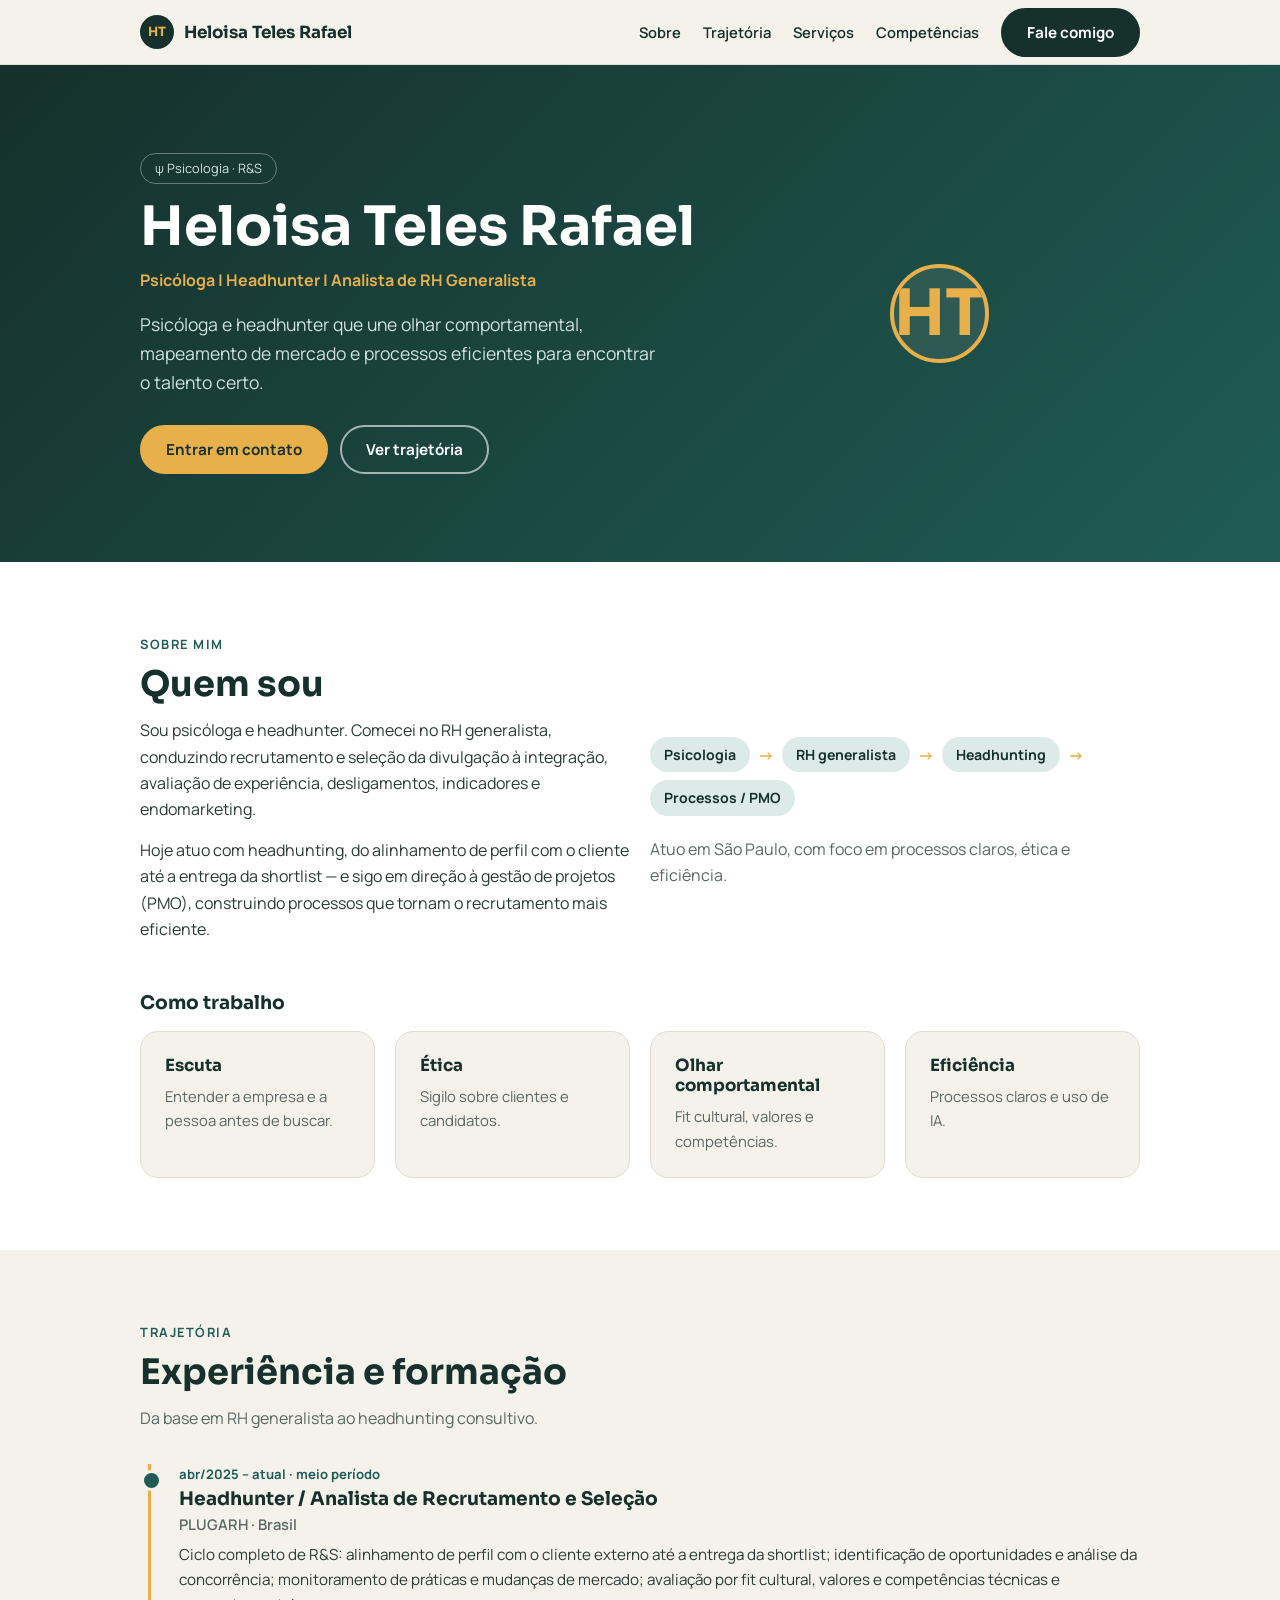
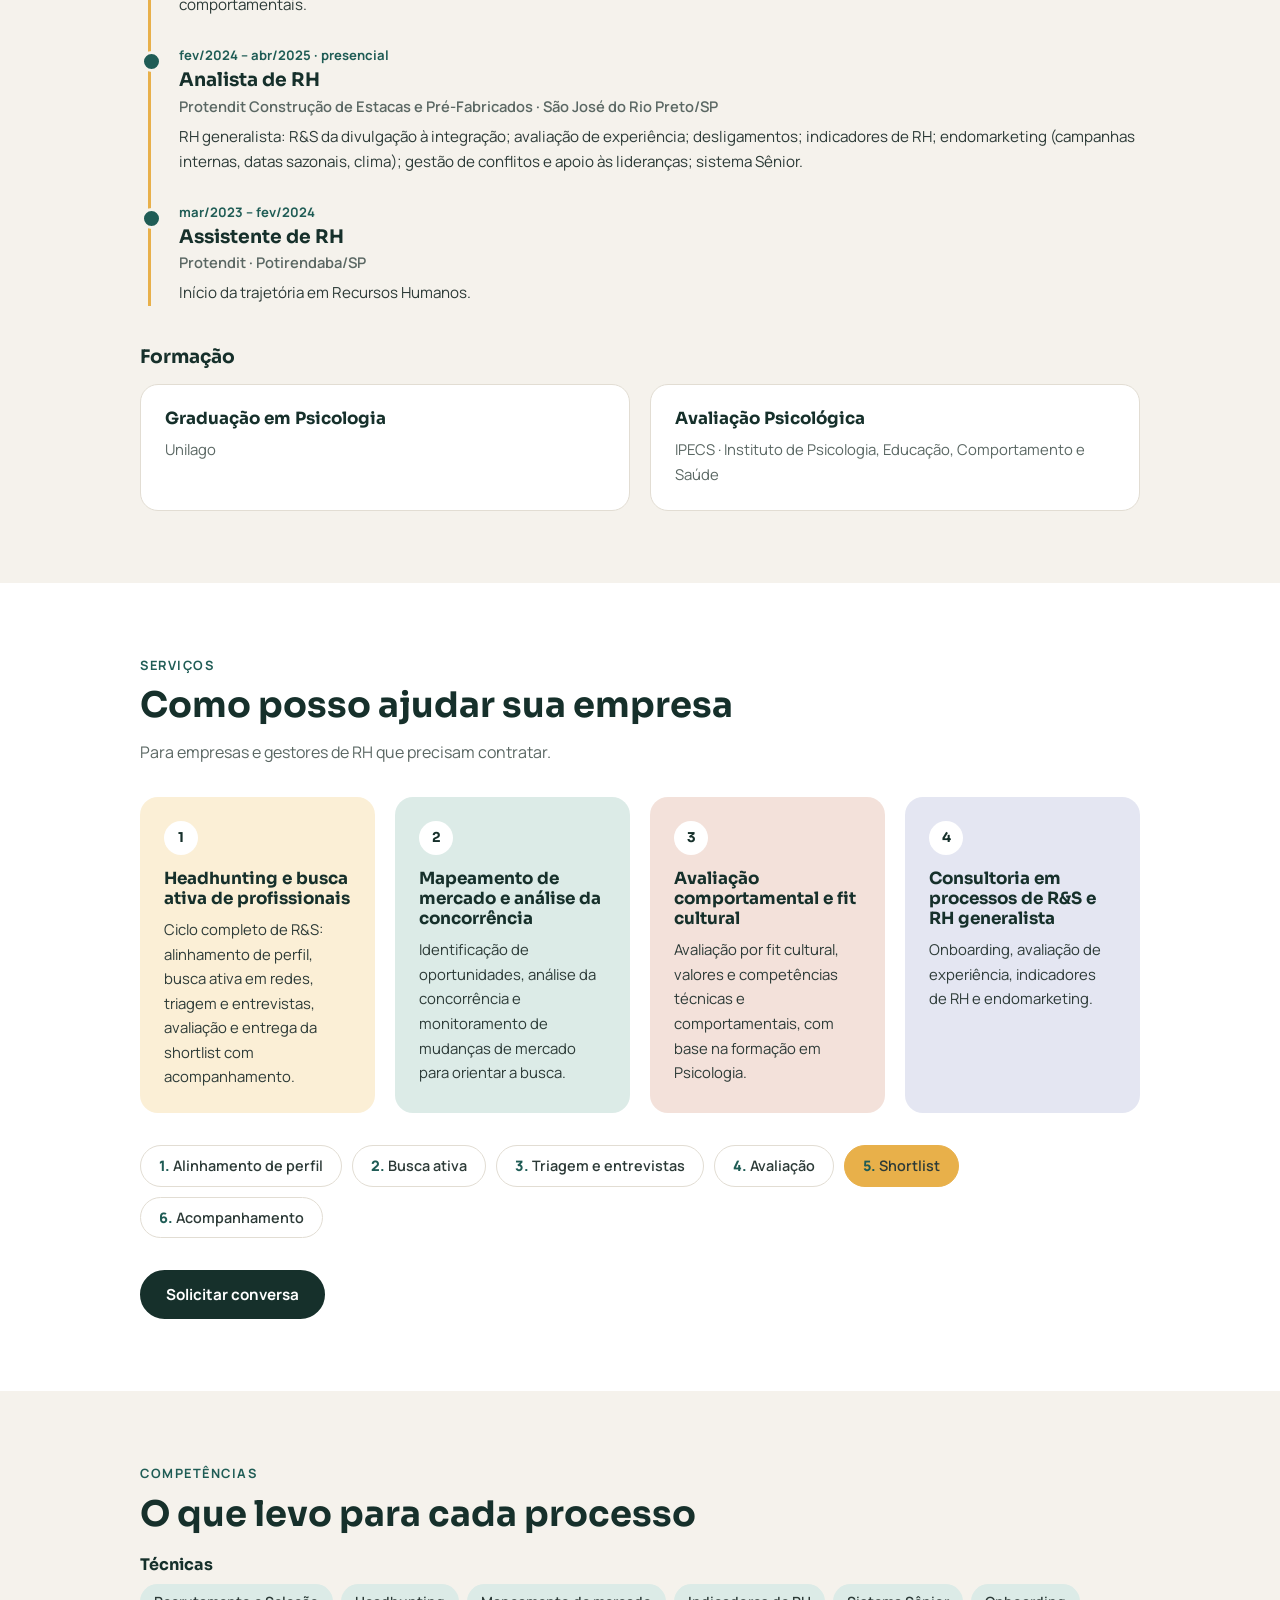
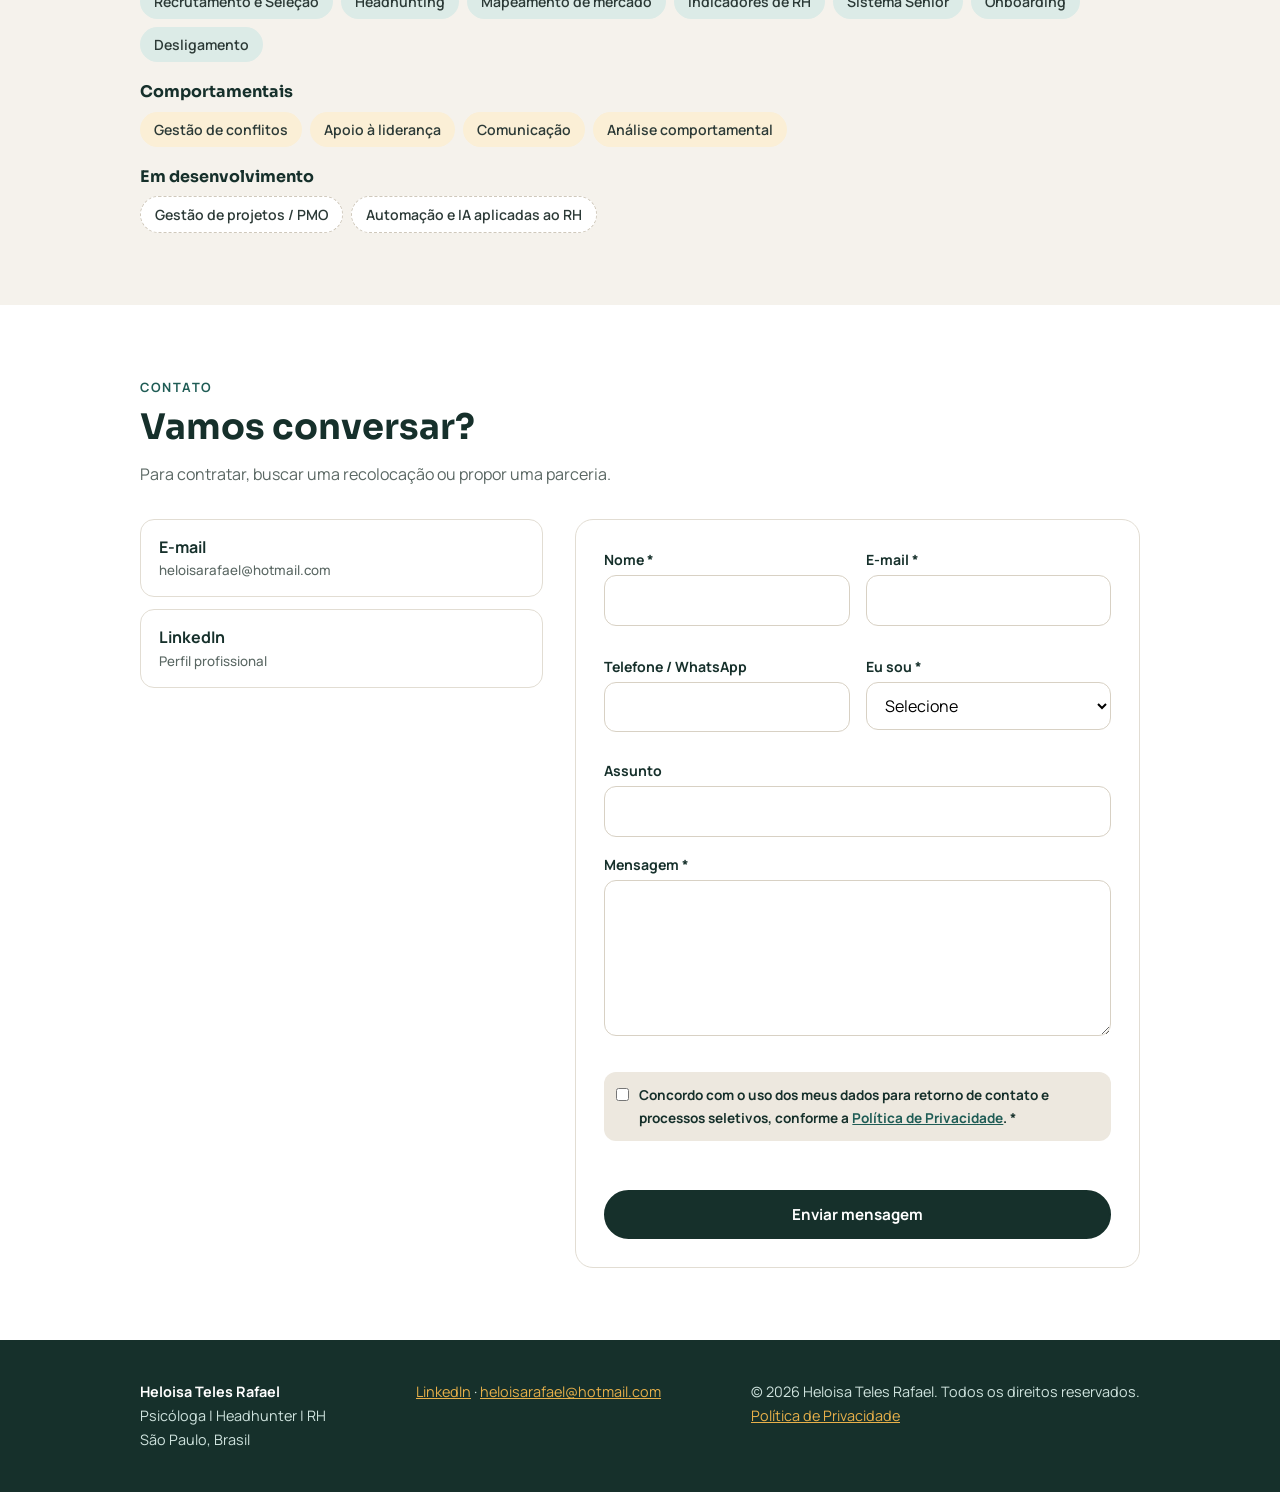
<file: index.html>
<!doctype html>
<html lang="pt-BR">
<head>
<meta charset="utf-8">
<meta name="viewport" content="width=device-width,initial-scale=1">
<title>Heloisa Teles Rafael | Psicóloga e Headhunter em São Paulo</title>
<meta name="description" content="Psicóloga e headhunter que une olhar comportamental, mapeamento de mercado e processos eficientes para encontrar o talento certo. Recrutamento e seleção em São Paulo.">
<meta name="keywords" content="headhunter São Paulo, psicóloga recrutamento, recrutamento e seleção, RH generalista">
<meta name="theme-color" content="#16302B">
<meta property="og:title" content="Heloisa Teles Rafael | Psicóloga e Headhunter">
<meta property="og:description" content="Olhar comportamental, mapeamento de mercado e processos eficientes para encontrar o talento certo.">
<meta property="og:type" content="website">
<script type="application/ld+json">{"@context":"https://schema.org","@type":"Person","name":"Heloisa Teles Rafael","jobTitle":"Psicóloga | Headhunter | Analista de RH Generalista","address":{"@type":"PostalAddress","addressLocality":"São Paulo","addressCountry":"BR"},"sameAs":["https://www.linkedin.com/in/heloisa-teles-rafael-5a948b1b6"]}</script>
<link rel="stylesheet" href="style.css">
</head>
<body>
<a class="skip" href="#main">Ir para o conteúdo</a>
<header>
 <div class="wrap nav">
  <a class="logo" href="#inicio"><i>HT</i> Heloisa Teles Rafael</a>
  <nav aria-label="Principal">
   <button class="menu-btn" id="menuBtn" aria-label="Abrir menu" aria-expanded="false">☰</button>
   <ul id="menu">
    <li><a href="#sobre">Sobre</a></li>
    <li><a href="#trajetoria">Trajetória</a></li>
    <li><a href="#servicos">Serviços</a></li>
    <li><a href="#competencias">Competências</a></li>
    <li><a class="btn btn-d" href="#contato">Fale comigo</a></li>
   </ul>
  </nav>
 </div>
</header>

<main id="main">
<section class="hero" id="inicio">
 <div class="wrap">
  <div>
   <span class="selo">ψ Psicologia · R&amp;S</span>
   <h1>Heloisa Teles Rafael</h1>
   <p class="titulo">Psicóloga | Headhunter | Analista de RH Generalista</p>
   <p class="frase">Psicóloga e headhunter que une olhar comportamental, mapeamento de mercado e processos eficientes para encontrar o talento certo.</p>
   <div class="btns">
    <a class="btn btn-p" href="#contato">Entrar em contato</a>
    <a class="btn btn-s" href="#trajetoria">Ver trajetória</a>
   </div>
  </div>
  <div class="foto" aria-label="Foto de Heloisa Teles Rafael"><span id="iniciais">HT</span></div>
 </div>
</section>

<section class="alt" id="sobre">
 <div class="wrap">
  <p class="eyebrow">Sobre mim</p>
  <h2>Quem sou</h2>
  <div class="grid g2">
   <div id="historia"></div>
   <div>
    <div class="caminho" id="caminho" aria-label="Caminho profissional"></div>
    <p class="lead" style="margin:0">Atuo em São Paulo, com foco em processos claros, ética e eficiência.</p>
   </div>
  </div>
  <h3 style="margin:36px 0 16px">Como trabalho</h3>
  <div class="grid g4" id="valores"></div>
 </div>
</section>

<section id="trajetoria">
 <div class="wrap">
  <p class="eyebrow">Trajetória</p>
  <h2>Experiência e formação</h2>
  <p class="lead">Da base em RH generalista ao headhunting consultivo.</p>
  <div class="linha" id="linha"></div>
  <h3 style="margin:40px 0 16px">Formação</h3>
  <div class="grid g2" id="formacao"></div>
 </div>
</section>

<section class="alt" id="servicos">
 <div class="wrap">
  <p class="eyebrow">Serviços</p>
  <h2>Como posso ajudar sua empresa</h2>
  <p class="lead">Para empresas e gestores de RH que precisam contratar.</p>
  <div class="grid g4" id="servs"></div>
  <ol class="etapas" id="etapas" aria-label="Etapas do processo"></ol>
  <p style="margin-top:32px"><a class="btn btn-d" href="#contato" data-quero="Empresa">Solicitar conversa</a></p>
 </div>
</section>

<section id="competencias">
 <div class="wrap">
  <p class="eyebrow">Competências</p>
  <h2>O que levo para cada processo</h2>
  <div id="comps"></div>
 </div>
</section>

<section class="alt" id="contato">
 <div class="wrap">
  <p class="eyebrow">Contato</p>
  <h2>Vamos conversar?</h2>
  <p class="lead">Para contratar, buscar uma recolocação ou propor uma parceria.</p>
  <div class="contato-grid">
   <div class="atalhos" id="atalhos"></div>
   <form id="form" novalidate>
    <div class="row">
     <div><label for="nome">Nome *</label><input id="nome" required autocomplete="name"><div class="erro"></div></div>
     <div><label for="email">E-mail *</label><input id="email" type="email" required autocomplete="email"><div class="erro"></div></div>
    </div>
    <div class="row">
     <div><label for="tel">Telefone / WhatsApp</label><input id="tel" type="tel" autocomplete="tel"></div>
     <div><label for="tipo">Eu sou *</label>
      <select id="tipo" required><option value="">Selecione</option><option>Empresa</option><option>Candidato</option><option>Parceiro</option><option>Outro</option></select><div class="erro"></div></div>
    </div>
    <div class="row" id="rowEmp" hidden>
     <div><label for="empresa">Empresa</label><input id="empresa" autocomplete="organization"></div>
     <div></div>
    </div>
    <div><label for="assunto">Assunto</label><input id="assunto"></div>
    <div><label for="msg">Mensagem *</label><textarea id="msg" rows="5" required></textarea><div class="erro"></div></div>
    <div class="hp" aria-hidden="true"><label>Não preencha<input id="site" tabindex="-1" autocomplete="off"></label></div>
    <label class="consent"><input type="checkbox" id="lgpd" required> <span>Concordo com o uso dos meus dados para retorno de contato e processos seletivos, conforme a <a href="privacidade.html">Política de Privacidade</a>. *</span></label>
    <div class="erro" id="erroLgpd"></div>
    <button class="btn btn-d" type="submit">Enviar mensagem</button>
    <div class="ok" id="ok" role="status">Obrigada! Seu aplicativo de e-mail foi aberto com a mensagem pronta. Basta enviar. Para anexar currículo (PDF), inclua o arquivo no e-mail.</div>
   </form>
  </div>
 </div>
</section>
</main>

<footer>
 <div class="wrap">
  <div><strong style="color:#fff">Heloisa Teles Rafael</strong><br>Psicóloga | Headhunter | RH<br>São Paulo, Brasil</div>
  <div id="rodape"></div>
  <div>© <span id="ano"></span> Heloisa Teles Rafael. Todos os direitos reservados.<br><a href="privacidade.html">Política de Privacidade</a></div>
 </div>
</footer>
<a class="zap" id="zap" href="#contato" aria-label="Falar pelo WhatsApp" hidden>💬</a>
<script src="app.js"></script>
</body>
</html>
</file>
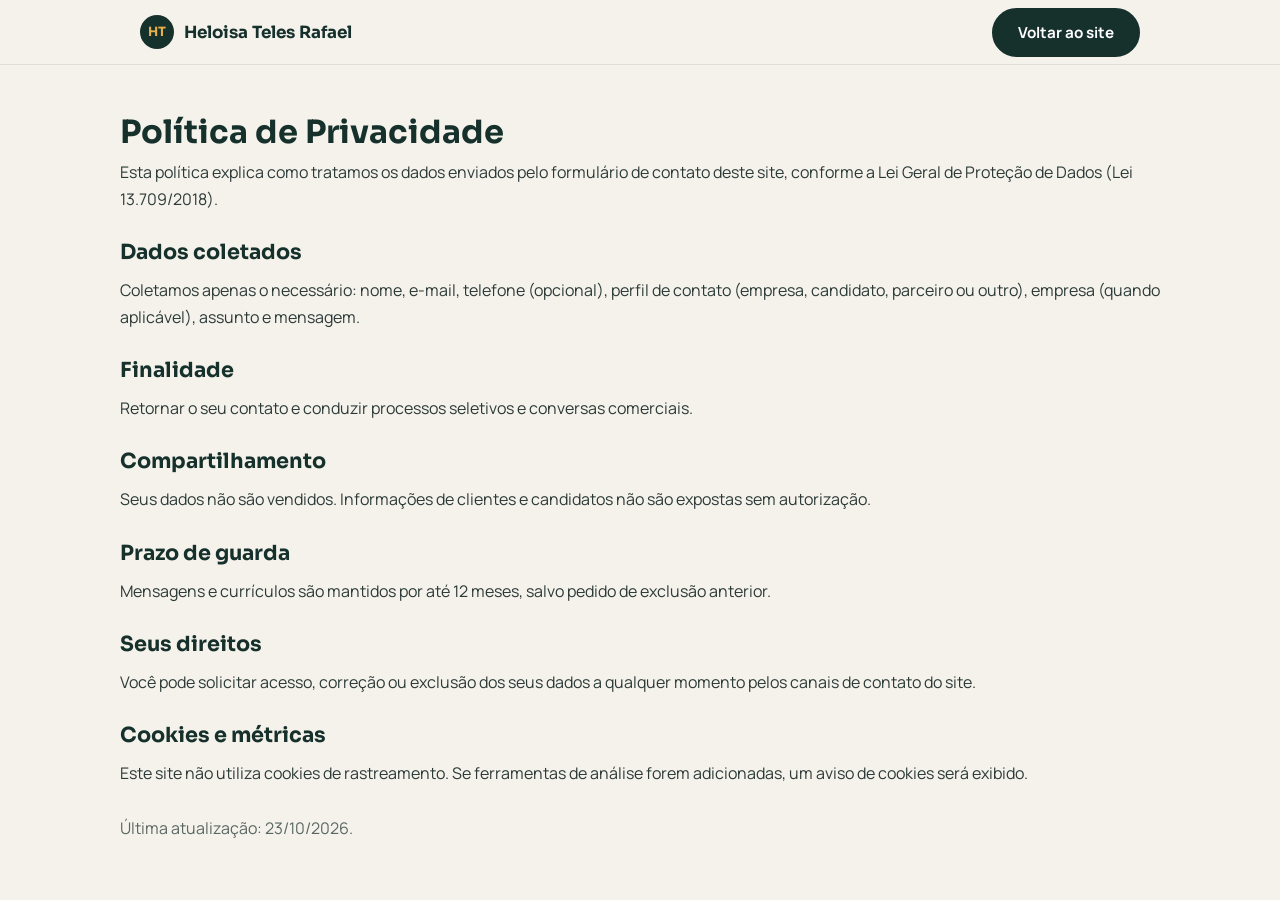
<file: privacidade.html>
<!doctype html>
<html lang="pt-BR">
<head>
<meta charset="utf-8">
<meta name="viewport" content="width=device-width,initial-scale=1">
<title>Política de Privacidade | Heloisa Teles Rafael</title>
<meta name="description" content="Como os dados enviados pelo formulário de contato são usados e protegidos, conforme a LGPD.">
<link rel="stylesheet" href="style.css">
</head>
<body>
<header><div class="wrap nav"><a class="logo" href="index.html"><i>HT</i> Heloisa Teles Rafael</a><a href="index.html" class="btn btn-d">Voltar ao site</a></div></header>
<main class="wrap priv">
<h1>Política de Privacidade</h1>
<p>Esta política explica como tratamos os dados enviados pelo formulário de contato deste site, conforme a Lei Geral de Proteção de Dados (Lei 13.709/2018).</p>
<h2>Dados coletados</h2>
<p>Coletamos apenas o necessário: nome, e-mail, telefone (opcional), perfil de contato (empresa, candidato, parceiro ou outro), empresa (quando aplicável), assunto e mensagem.</p>
<h2>Finalidade</h2>
<p>Retornar o seu contato e conduzir processos seletivos e conversas comerciais.</p>
<h2>Compartilhamento</h2>
<p>Seus dados não são vendidos. Informações de clientes e candidatos não são expostas sem autorização.</p>
<h2>Prazo de guarda</h2>
<p>Mensagens e currículos são mantidos por até 12 meses, salvo pedido de exclusão anterior.</p>
<h2>Seus direitos</h2>
<p>Você pode solicitar acesso, correção ou exclusão dos seus dados a qualquer momento pelos canais de contato do site.</p>
<h2>Cookies e métricas</h2>
<p>Este site não utiliza cookies de rastreamento. Se ferramentas de análise forem adicionadas, um aviso de cookies será exibido.</p>
<p style="margin-top:28px;color:var(--sec)">Última atualização: 23/10/2026.</p>
</main>
</body>
</html>
</file>
<file: style.css>
@font-face{font-family:Sora;src:url(fonts/sora.ttf);font-weight:100 800;font-display:swap}
@font-face{font-family:Manrope;src:url(fonts/manrope.ttf);font-weight:200 800;font-display:swap}
:root{--tinta:#16302B;--verde:#1F5C55;--dourado:#E8B04A;--creme:#F5F2EC;--linha:#E2DDD3;--sec:#5A6763;--corpo:#2C3A37;--menta:#DCEBE7;--areia:#FBEFD6;--rosado:#F3E1DA;--lavanda:#E4E6F2;--erro:#B3412A}
*{box-sizing:border-box;margin:0}
[hidden]{display:none!important}
html{scroll-behavior:smooth;scroll-padding-top:72px}
body{font:16px/1.65 Manrope,system-ui,sans-serif;color:var(--corpo);background:var(--creme)}
h1,h2,h3{font-family:Sora,sans-serif;color:var(--tinta);line-height:1.2}
a{color:var(--verde)}
.wrap{max-width:1040px;margin:0 auto;padding:0 20px}
section{padding:72px 0}
.alt{background:#fff}
h2{font-size:clamp(1.6rem,4vw,2.2rem);margin-bottom:12px}
.lead{color:var(--sec);max-width:640px;margin-bottom:32px}
.eyebrow{font-size:.8rem;font-weight:700;letter-spacing:.12em;text-transform:uppercase;color:var(--verde);margin-bottom:8px}
:focus-visible{outline:3px solid var(--dourado);outline-offset:2px}
.skip{position:absolute;left:-999px}.skip:focus{left:8px;top:8px;background:#fff;padding:8px;z-index:99}

header{position:sticky;top:0;z-index:20;background:rgba(245,242,236,.95);backdrop-filter:blur(8px);border-bottom:1px solid var(--linha)}
.nav{display:flex;align-items:center;justify-content:space-between;height:64px}
.logo{font:700 1.05rem Sora;color:var(--tinta);text-decoration:none;display:flex;align-items:center;gap:10px}
.logo i{font-style:normal;background:var(--tinta);color:var(--dourado);width:34px;height:34px;border-radius:50%;display:grid;place-items:center;font-size:.8rem}
nav ul{display:flex;gap:22px;list-style:none;padding:0;align-items:center}
nav a{text-decoration:none;color:var(--tinta);font-weight:600;font-size:.92rem}
nav a:hover{color:var(--verde)}
.menu-btn{display:none;background:none;border:0;font-size:1.6rem;color:var(--tinta);cursor:pointer}
.btn{display:inline-block;padding:12px 24px;border-radius:999px;font:700 .95rem Manrope;text-decoration:none;border:2px solid var(--tinta);cursor:pointer;transition:transform .15s}
.btn:hover{transform:translateY(-2px)}
.btn-p{background:var(--dourado);border-color:var(--dourado);color:var(--tinta)}
.btn-s{background:transparent;color:#fff;border-color:rgba(255,255,255,.6)}
.btn-d{background:var(--tinta);color:#fff}

.hero{background:linear-gradient(135deg,var(--tinta),var(--verde));color:#fff;padding:88px 0}
.hero .wrap{display:grid;grid-template-columns:1.4fr 1fr;gap:40px;align-items:center}
.hero h1{color:#fff;font-size:clamp(2rem,5.5vw,3.4rem);margin:10px 0 8px}
.hero .titulo{color:var(--dourado);font-weight:700;margin-bottom:16px}
.hero p.frase{color:#CFE3DE;font-size:1.1rem;max-width:520px;margin-bottom:28px}
.hero .btns{display:flex;gap:12px;flex-wrap:wrap}
.selo{display:inline-block;border:1px solid rgba(255,255,255,.35);border-radius:999px;padding:4px 14px;font-size:.8rem;color:#CFE3DE}
.foto{aspect-ratio:1;max-width:320px;margin:0 auto;border-radius:50%;background:#2E5A53;border:4px solid var(--dourado);display:grid;place-items:center;font:700 4rem Sora;color:var(--dourado);overflow:hidden}
.foto img{width:100%;height:100%;object-fit:cover}

.grid{display:grid;gap:20px}
.g4{grid-template-columns:repeat(auto-fit,minmax(220px,1fr))}
.g2{grid-template-columns:repeat(auto-fit,minmax(300px,1fr))}
.card{background:#fff;border:1px solid var(--linha);border-radius:18px;padding:24px}
.alt .card{background:var(--creme)}
.card h3{font-size:1.05rem;margin-bottom:8px}
.card p{font-size:.93rem;color:var(--sec)}
.num{font:700 .85rem Sora;width:34px;height:34px;border-radius:50%;display:grid;place-items:center;margin-bottom:14px;color:var(--tinta)}
.serv{border:0}
.caminho{display:flex;flex-wrap:wrap;gap:8px;align-items:center;margin:20px 0;font-weight:700;color:var(--tinta)}
.caminho span.s{color:var(--dourado)}
.caminho b{background:var(--menta);padding:6px 14px;border-radius:999px;font-size:.88rem}

.linha{position:relative;border-left:3px solid var(--dourado);padding-left:28px;display:grid;gap:28px;margin-left:8px}
.item{position:relative}
.item::before{content:"";position:absolute;left:-38px;top:6px;width:15px;height:15px;border-radius:50%;background:var(--verde);border:3px solid var(--creme)}
.item .per{font-size:.82rem;font-weight:700;color:var(--verde)}
.item h3{margin:2px 0}
.item .emp{font-weight:600;color:var(--sec);font-size:.92rem;margin-bottom:6px}
.item p{font-size:.95rem}

.etapas{display:flex;flex-wrap:wrap;gap:10px;margin-top:32px;counter-reset:e;list-style:none;padding:0}
.etapas li{counter-increment:e;background:#fff;border:1px solid var(--linha);border-radius:999px;padding:8px 18px;font-weight:600;font-size:.9rem}
.etapas li::before{content:counter(e)". ";color:var(--verde);font-weight:800}
.etapas li.dest{background:var(--dourado);border-color:var(--dourado)}
.chips{display:flex;flex-wrap:wrap;gap:8px}
.chip{padding:6px 14px;border-radius:999px;font-size:.88rem;font-weight:600}
.t-tec{background:var(--menta)}.t-com{background:var(--areia)}.t-dev{background:#fff;border:1.5px dashed #CFC8BB}
h3.gt{margin:20px 0 10px;font-size:1rem}

form{display:grid;gap:16px;background:#fff;border:1px solid var(--linha);border-radius:18px;padding:28px}
label{font-weight:700;font-size:.88rem;color:var(--tinta);display:block;margin-bottom:4px}
input,select,textarea{width:100%;padding:11px 14px;border:1.5px solid #D8D1C4;border-radius:12px;font:inherit;background:#fff}
input:focus,select:focus,textarea:focus{border-color:var(--verde);outline:none}
.row{display:grid;grid-template-columns:1fr 1fr;gap:16px}
.consent{display:flex;gap:10px;align-items:flex-start;font-size:.85rem;background:#EDE8DF;padding:12px;border-radius:12px}
.consent input{width:auto;margin-top:4px}
.hp{position:absolute;left:-9999px}
.erro{color:var(--erro);font-size:.82rem;min-height:1em}
.ok{background:var(--menta);padding:14px;border-radius:12px;display:none}
.contato-grid{display:grid;grid-template-columns:1fr 1.4fr;gap:32px}
.atalhos{display:grid;gap:12px;align-content:start}
.atalhos a{display:block;padding:14px 18px;background:#fff;border:1px solid var(--linha);border-radius:14px;text-decoration:none;font-weight:700;color:var(--tinta)}
.atalhos a small{display:block;font-weight:500;color:var(--sec)}

footer{background:var(--tinta);color:#CFE3DE;padding:40px 0;font-size:.9rem}
footer a{color:var(--dourado)}
footer .wrap{display:flex;flex-wrap:wrap;gap:20px;justify-content:space-between}
.zap{position:fixed;right:18px;bottom:18px;z-index:30;background:#25D366;color:#fff;width:56px;height:56px;border-radius:50%;display:grid;place-items:center;box-shadow:0 4px 14px rgba(0,0,0,.3);text-decoration:none;font-size:1.6rem}
.priv{padding:48px 0}.priv h2{margin-top:28px;font-size:1.3rem}.priv p,.priv li{margin-top:8px}

@media(max-width:760px){
 .hero .wrap,.contato-grid,.row{grid-template-columns:1fr}
 .foto{max-width:200px;order:-1}
 .menu-btn{display:block}
 nav ul{display:none;position:absolute;top:64px;left:0;right:0;background:var(--creme);flex-direction:column;padding:20px;border-bottom:1px solid var(--linha);gap:16px}
 nav ul.aberto{display:flex}
 section{padding:52px 0}
}
@media(prefers-reduced-motion:reduce){*{scroll-behavior:auto!important;transition:none!important}}
</file>
